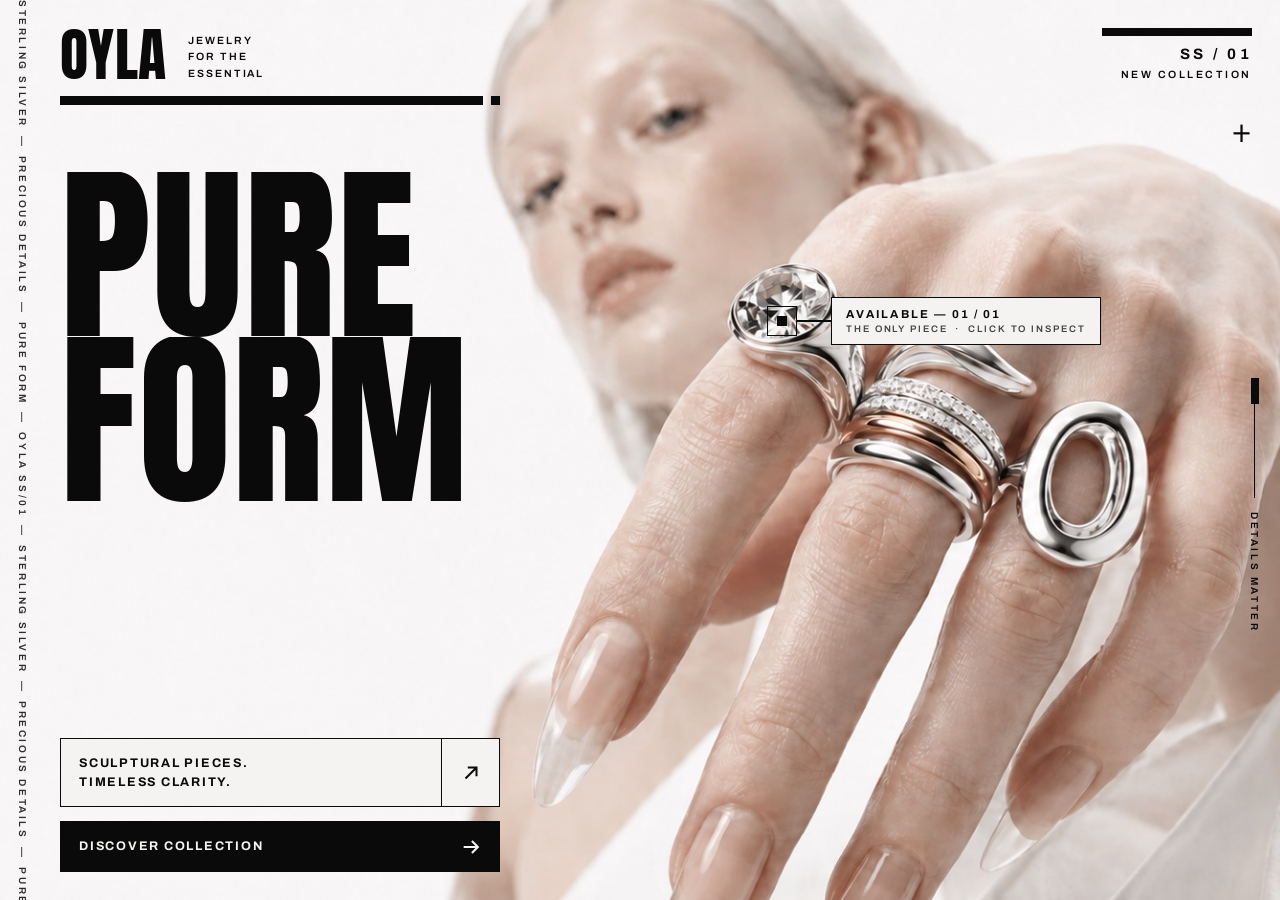
<file: index.html>
<!DOCTYPE html>
<html lang="en">
<head>
<meta charset="utf-8">
<meta name="viewport" content="width=device-width, initial-scale=1, viewport-fit=cover">
<meta name="theme-color" content="#0A0A0A">
<title>OYLA — Pure Form · SS/01</title>
<link rel="icon" href="data:image/svg+xml,%3Csvg xmlns='http://www.w3.org/2000/svg' viewBox='0 0 16 16'%3E%3Crect width='16' height='16' fill='%230A0A0A'/%3E%3C/svg%3E">
<link rel="preconnect" href="https://fonts.googleapis.com">
<link rel="preconnect" href="https://fonts.gstatic.com" crossorigin>
<link href="https://fonts.googleapis.com/css2?family=Anton&family=Archivo:wght@400;500;600;700&display=swap" rel="stylesheet">
<link rel="stylesheet" href="style.css?v=5">
</head>
<body data-state="loading">

<!-- ============ LOADER ============ -->
<div id="loader" aria-hidden="true">
  <div class="loader-mark">
    <span class="ghost">OYLA</span>
    <span class="fill" id="loader-fill">OYLA</span>
  </div>
  <div class="loader-meta">
    <span class="loader-note">LOADING — SS/01 COLLECTION</span>
    <span class="loader-pct"><b id="loader-pct">00</b> %</span>
  </div>
</div>

<!-- ============ MEDIA STACK ============ -->
<div id="media">
  <img  id="still-hero"    class="media-layer" decoding="async" alt="">
  <img  id="still-macro"   class="media-layer" decoding="async" alt="">
  <img  id="still-product" class="media-layer" decoding="async" alt="">
  <video id="v1" class="media-layer" muted playsinline preload="auto" disableremoteplayback></video>
  <video id="v2" class="media-layer" muted playsinline preload="auto" disableremoteplayback></video>
  <video id="v3" class="media-layer" muted playsinline preload="auto" disableremoteplayback></video>
</div>

<div id="vprogress"></div>

<!-- ============ PERSISTENT CHROME ============ -->
<header id="chrome">
  <div class="brand ui-el" style="--d:0s">
    <div class="brand-row">
      <span class="brand-name" aria-label="OYLA"><b style="--i:0">O</b><b style="--i:1">Y</b><b style="--i:2">L</b><b style="--i:3">A</b></span>
      <span class="brand-tag">JEWELRY<br>FOR&nbsp;THE<br>ESSENTIAL</span>
    </div>
    <div class="brand-bar"><span style="--d:.12s"></span><i style="--d:.32s"></i></div>
  </div>

  <div class="corner-tr ui-el" style="--d:.06s">
    <div class="ss">
      <span class="ss-bar" style="--d:.16s"></span>
      <b>SS&nbsp;/&nbsp;01</b>
      <span class="ss-sub">NEW COLLECTION</span>
    </div>
    <div class="plus">+</div>
  </div>

  <div class="ticker ui-el" style="--d:.14s" aria-hidden="true">
    <div class="ticker-track"><span id="tk-a"></span><span id="tk-b"></span></div>
  </div>

  <div class="rail-right ui-el" style="--d:.18s">
    <span class="scan"><i class="scan-track"></i><i class="scan-block"></i></span>
    <span class="rail-text">DETAILS&nbsp;MATTER</span>
  </div>
</header>

<!-- ============ HERO ============ -->
<section id="ui-hero">
  <h1 class="display" aria-label="Pure Form">
    <span class="line"><span class="lw" style="--lb:0s"><b style="--i:0">P</b><b style="--i:1">U</b><b style="--i:2">R</b><b style="--i:3">E</b></span></span>
    <span class="line"><span class="lw" style="--lb:.1s"><b style="--i:0">F</b><b style="--i:1">O</b><b style="--i:2">R</b><b style="--i:3">M</b></span></span>
  </h1>
  <div class="hero-cta">
    <div class="box tag-box sweep" style="--d:.2s">
      <span>SCULPTURAL PIECES.<br>TIMELESS CLARITY.</span>
      <em class="cell" aria-hidden="true">
        <svg viewBox="0 0 24 24"><path d="M6 18 18 6M8.5 6H18v9.5" fill="none" stroke="currentColor" stroke-width="2.2"/></svg>
      </em>
    </div>
    <button class="box btn sweep" id="btn-discover" style="--d:.28s">
      <span>DISCOVER COLLECTION</span>
      <em class="cell" aria-hidden="true">
        <svg viewBox="0 0 24 24"><path d="M4 12h15M13 5.5 19.5 12 13 18.5" fill="none" stroke="currentColor" stroke-width="2.2"/></svg>
      </em>
    </button>
  </div>
</section>

<!-- ============ AVAILABILITY INDICATOR ============ -->
<button id="indicator" aria-label="The only available piece — inspect">
  <span class="ind-core">
    <i></i><u class="ring r1"></u><u class="ring r2"></u>
  </span>
  <span class="ind-line"></span>
  <span class="ind-label">
    <b>AVAILABLE — 01&nbsp;/&nbsp;01</b>
    <span>THE ONLY PIECE&nbsp;&nbsp;·&nbsp;&nbsp;CLICK TO INSPECT</span>
  </span>
</button>

<!-- ============ MACRO ============ -->
<section id="ui-macro">
  <div class="callout ui-el" id="co-stone" style="--d:.05s">
    <span class="co-core"></span><span class="co-line"></span>
    <span class="co-label"><b>STONE</b><span>ROUND FACETED — CLEAR</span></span>
  </div>
  <div class="callout ui-el" id="co-material" style="--d:.15s">
    <span class="co-core"></span><span class="co-line"></span>
    <span class="co-label"><b>MATERIAL</b><span>STERLING SILVER · 925</span></span>
  </div>
  <div class="callout ui-el" id="co-finish" style="--d:.25s">
    <span class="co-core"></span><span class="co-line"></span>
    <span class="co-label"><b>FINISH</b><span>HIGH POLISH</span></span>
  </div>
  <button class="box btn cap-cta sweep" id="btn-open" style="--d:.32s">
    <span>OPEN THE PIECE</span>
    <em class="cell" aria-hidden="true">
      <svg viewBox="0 0 24 24"><path d="M4 12h15M13 5.5 19.5 12 13 18.5" fill="none" stroke="currentColor" stroke-width="2.2"/></svg>
    </em>
  </button>
</section>

<!-- ============ PRODUCT ============ -->
<section id="ui-product">
  <h2 class="display-sm" aria-label="Pure Form">
    <span class="line"><span class="lw" style="--lb:0s"><b style="--i:0">P</b><b style="--i:1">U</b><b style="--i:2">R</b><b style="--i:3">E</b></span></span>
    <span class="line"><span class="lw" style="--lb:.08s"><b style="--i:0">F</b><b style="--i:1">O</b><b style="--i:2">R</b><b style="--i:3">M</b></span></span>
  </h2>

  <div class="box tag-box sweep" style="--d:.14s">
    <span>SCULPTURAL STATEMENT RING</span>
    <em class="cell" aria-hidden="true">
      <svg viewBox="0 0 24 24"><path d="M6 18 18 6M8.5 6H18v9.5" fill="none" stroke="currentColor" stroke-width="2.2"/></svg>
    </em>
  </div>

  <div class="edition ui-el" style="--d:.22s">
    <span class="ed-dot"></span>EDITION 1&nbsp;/&nbsp;1&nbsp;&nbsp;—&nbsp;&nbsp;AVAILABLE NOW
  </div>

  <ul class="specs">
    <li class="ui-el" style="--d:.28s">
      <button class="spec-head" aria-expanded="false">
        <i></i><b>STERLING SILVER · 925</b><em>+</em>
      </button>
      <div class="spec-body"><p>Solid cast in one pour. No plating, no hollow shell — weight you can feel.</p></div>
    </li>
    <li class="ui-el" style="--d:.34s">
      <button class="spec-head" aria-expanded="false">
        <i></i><b>ROUND FACETED CLEAR STONE</b><em>+</em>
      </button>
      <div class="spec-body"><p>Bezel-set crystal, cut deep to hold hard light from every angle.</p></div>
    </li>
    <li class="ui-el" style="--d:.4s">
      <button class="spec-head" aria-expanded="false">
        <i></i><b>HIGH POLISH FINISH</b><em>+</em>
      </button>
      <div class="spec-body"><p>Mirror-buffed by hand to a liquid, glass-white shine.</p></div>
    </li>
    <li class="ui-el" style="--d:.46s">
      <button class="spec-head" aria-expanded="false">
        <i></i><b>MODERN SCULPTURAL DESIGN</b><em>+</em>
      </button>
      <div class="spec-body"><p>One continuous volume — the O of OYLA, cast in metal.</p></div>
    </li>
  </ul>

  <button class="box btn sweep" id="btn-details" style="--d:.54s">
    <span>DISCOVER DETAILS</span>
    <em class="cell" aria-hidden="true">
      <svg viewBox="0 0 24 24"><path d="M4 12h15M13 5.5 19.5 12 13 18.5" fill="none" stroke="currentColor" stroke-width="2.2"/></svg>
    </em>
  </button>

  <button id="btn-back" class="ui-el" style="--d:.62s">←&nbsp;&nbsp;BACK TO CAMPAIGN</button>
</section>

<!-- ============ SKIP ============ -->
<button id="skip">SKIP INTRO —</button>

<!-- ============ CURSOR ============ -->
<div id="cursor" aria-hidden="true"></div>
<div id="cursor-label" aria-hidden="true"></div>

<script src="app.js?v=5"></script>
</body>
</html>
</file>
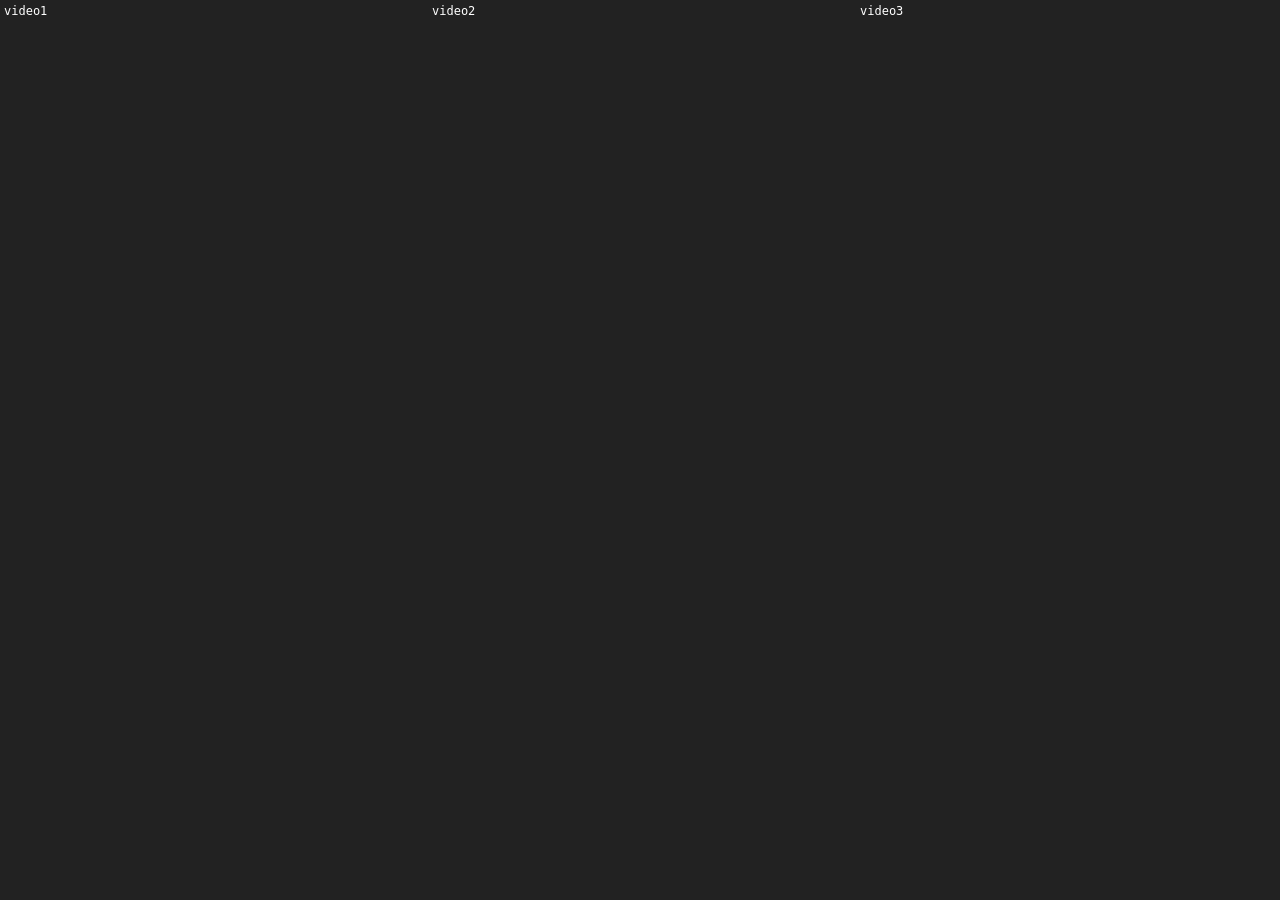
<file: inspect.html>
<!DOCTYPE html>
<html><head><meta charset="utf-8"><style>
body{margin:0;background:#222;display:grid;grid-template-columns:1fr 1fr 1fr;gap:4px}
figure{margin:0}video{width:100%;display:block}
figcaption{color:#fff;font:12px monospace;padding:4px}
</style></head><body>
<figure><figcaption>video1</figcaption><video id="v1" src="assets/video1.mp4" muted preload="auto"></video></figure>
<figure><figcaption>video2</figcaption><video id="v2" src="assets/video2.mp4" muted preload="auto"></video></figure>
<figure><figcaption>video3</figcaption><video id="v3" src="assets/video3.mp4" muted preload="auto"></video></figure>
<script>
function seekAll(t){ ['v1','v2','v3'].forEach(function(id){
  var v=document.getElementById(id);
  v.currentTime = t < 0 ? Math.max(0, v.duration + t) : t;
});}
</script>
</body></html>
</file>
<file: style.css>
/* ============================================================
   OYLA — PURE FORM · SS/01
   Brutalist campaign site. White field, black ink, Druk-style
   display (Anton), Archivo utility labels.
   ============================================================ */

:root{
  --ink:#0A0A0A;
  --paper:#F5F3F1;
  --hair:1.5px solid var(--ink);
  --easing:cubic-bezier(.16,1,.3,1);
  --pad:28px;
  --padl:60px;               /* left offset: leaves a gutter for the ticker */
  --col:min(440px, 40vw);
}

*{ margin:0; padding:0; box-sizing:border-box; }

html,body{ height:100%; }

body{
  background:var(--paper);
  color:var(--ink);
  font-family:"Archivo", "Helvetica Neue", sans-serif;
  overflow:hidden;
  -webkit-font-smoothing:antialiased;
  user-select:none;
}

@media (pointer:fine){
  body{ cursor:none; }
  body a, body button{ cursor:none; }
}

button{
  font:inherit; color:inherit; background:none; border:none;
  text-align:left;
}

/* ============ MEDIA STACK ============ */

#media{
  position:fixed; inset:0; z-index:0;
  transition:transform .9s var(--easing);
}
body[data-state="product"] #media{
  transform:scale(1.12) translateX(7%);
}

/* Layers SNAP on and FADE off: the incoming frame is always shown
   instantly under/over a matching frame, so cuts never flash. */
.media-layer{
  position:absolute; inset:0;
  width:100%; height:100%;
  object-fit:cover; object-position:50% 50%;
  opacity:0;
  transition:opacity .4s linear;
  /* sin will-change: la promoción a GPU pinta en blanco en Chromes
     con el proceso GPU dañado */
}
.media-layer.on{ opacity:1; transition:none; }

#still-hero{ z-index:1; }
#still-macro{ z-index:2; }
#still-product{ z-index:3; }
#v1{ z-index:4; }
#v2{ z-index:5; }
#v3{ z-index:6; }

body[data-state="intro"] #v1{
  animation:v1zoom .8s cubic-bezier(.3,.1,.25,1) forwards;
}
@keyframes v1zoom{
  from{ transform:scale(1.07); }
  to{ transform:scale(1); }
}

/* ============ VIDEO PROGRESS HAIRLINE ============ */

#vprogress{
  position:fixed; top:0; left:0; z-index:40;
  width:100%; height:3px;
  background:var(--ink);
  transform:scaleX(0); transform-origin:0 0;
  opacity:0; transition:opacity .2s;
}
body[data-state="intro"] #vprogress,
body[data-state="macro-playing"] #vprogress,
body[data-state="reveal-playing"] #vprogress{ opacity:1; }

/* ============ SHARED REVEAL PRIMITIVES ============ */

/* fade-up block */
.ui-el{
  opacity:0;
  transform:translateY(22px);
  transition:opacity .3s var(--easing), transform .45s var(--easing);
  transition-delay:0s;
  pointer-events:none;
}
.show .ui-el{
  opacity:1;
  transform:translateY(0);
  transition-delay:var(--d, 0s);
  pointer-events:auto;
}

/* boxed rows sweep in from the left */
.sweep{
  clip-path:inset(-2px 101% -2px -2px);
  transition:clip-path .45s var(--easing);
  transition-delay:0s;
  pointer-events:none;
}
.show .sweep{
  clip-path:inset(-2px -2px -2px -2px);
  transition-delay:var(--d, 0s);
  pointer-events:auto;
}
.sweep .cell svg{
  opacity:0; transform:translateX(-12px);
  transition:opacity .25s var(--easing), transform .35s var(--easing);
}
.show .sweep .cell svg{
  opacity:1; transform:translateX(0);
  transition-delay:calc(var(--d, 0s) + .22s);
}

/* per-letter display reveal */
.line{ display:block; overflow:hidden; }
.lw{ display:inline-block; white-space:nowrap; }
.lw b{
  display:inline-block;
  font-weight:400;
  transform:translateY(118%) rotate(5deg);
  transform-origin:0 100%;
  transition:transform .5s var(--easing);
  transition-delay:0s;
  will-change:transform;
}
.show .lw b{
  transform:translateY(0) rotate(0deg);
  transition-delay:calc(var(--lb, 0s) + var(--i, 0) * .04s);
}

/* ============ LOADER ============ */

#loader{
  position:fixed; inset:0; z-index:100;
  background:var(--ink);
  display:flex; flex-direction:column;
  align-items:center; justify-content:center;
  transition:transform .55s var(--easing);
}
body:not([data-state="loading"]) #loader{
  transform:translateY(-101%);
}

.loader-mark{
  position:relative;
  font-family:"Anton", sans-serif;
  font-size:min(30vw, 34vh);
  line-height:1;
  letter-spacing:.01em;
}
.loader-mark .ghost{
  color:transparent;
  -webkit-text-stroke:1.5px rgba(245,243,241,.4);
}
.loader-mark .fill{
  position:absolute; inset:0;
  color:var(--paper);
  clip-path:inset(0 100% 0 0);
}

.loader-meta{
  position:fixed; left:var(--pad); right:var(--pad); bottom:var(--pad);
  display:flex; justify-content:space-between; align-items:baseline;
  color:var(--paper);
  font-size:11px; font-weight:600; letter-spacing:.22em;
}
.loader-pct b{
  font-family:"Anton", sans-serif;
  font-size:34px; font-weight:400; letter-spacing:.02em;
  margin-right:6px;
}

/* ============ CHROME ============ */

#chrome{ position:fixed; inset:0; z-index:20; pointer-events:none; }
#chrome .ui-el{ pointer-events:none !important; }
#chrome{ visibility:hidden; transition:visibility 0s .35s; }
#chrome.show{ visibility:visible; transition-delay:0s; }

.brand{
  position:absolute; top:var(--pad); left:var(--padl);
  width:var(--col);
}
.brand-row{ display:flex; align-items:flex-start; gap:22px; }

/* logo: letters rise in, and the whole mark breathes on hover */
.brand-name{
  font-family:"Anton", sans-serif;
  font-size:58px; line-height:.92;
  letter-spacing:.005em;
  overflow:hidden;
  display:inline-block;
}
.brand-name b{
  display:inline-block; font-weight:400;
  transform:translateY(115%);
  transition:transform .45s var(--easing);
  transition-delay:0s;
}
.show .brand-name b{
  transform:translateY(0);
  transition-delay:calc(.05s + var(--i, 0) * .05s);
}
.brand-name b{ animation:logoIdle 7s var(--easing) infinite; animation-delay:calc(3s + var(--i) * .07s); }
@keyframes logoIdle{
  0%, 90%, 100%{ translate:0 0; }
  93%{ translate:0 -9%; }
  96%{ translate:0 0; }
}

.brand-tag{
  padding-top:5px;
  font-size:10.5px; font-weight:600;
  letter-spacing:.18em; line-height:1.55;
}

.brand-bar{
  margin-top:14px;
  display:flex; align-items:center; gap:8px;
}
.brand-bar span{
  position:relative; overflow:hidden;
  height:9px; flex:1; background:var(--ink);
  transform:scaleX(0); transform-origin:0 50%;
  transition:transform .5s var(--easing) 0s;
}
.show .brand-bar span{ transform:scaleX(1); transition-delay:var(--d,0s); }
.brand-bar span::after{
  content:""; position:absolute; top:0; bottom:0; width:16px;
  background:var(--paper);
  left:-18px;
  animation:barSweep 3.8s cubic-bezier(.6,0,.3,1) infinite;
  animation-delay:1.6s;
}
@keyframes barSweep{
  0%{ left:-18px; }
  55%, 100%{ left:102%; }
}
.brand-bar i{
  width:9px; height:9px; background:var(--ink); flex:none;
  transform:scale(0);
  transition:transform .25s var(--easing) 0s;
}
.show .brand-bar i{ transform:scale(1); transition-delay:var(--d,0s); }

.corner-tr{
  position:absolute; top:var(--pad); right:var(--pad);
  text-align:right;
}
.ss-bar{
  display:block; height:8px; width:150px; background:var(--ink);
  margin:0 0 10px auto;
  transform:scaleX(0); transform-origin:100% 50%;
  transition:transform .5s var(--easing) 0s;
}
.show .ss-bar{ transform:scaleX(1); transition-delay:var(--d,0s); }
.ss b{
  display:block;
  font-size:15px; font-weight:700; letter-spacing:.22em;
}
.ss-sub{
  display:block; margin-top:7px;
  font-size:10.5px; font-weight:600; letter-spacing:.24em;
}
.plus{
  margin-top:34px;
  font-size:34px; font-weight:300; line-height:1;
  animation:plusSpin 7s var(--easing) infinite;
  animation-delay:5s;
  display:inline-block;
}
@keyframes plusSpin{
  0%, 86%, 100%{ rotate:0deg; }
  93%{ rotate:90deg; }
}

/* endless vertical ticker in its own left gutter */
.ticker{
  position:absolute; left:14px; top:0; bottom:0;
  width:14px; overflow:hidden;
}
.ticker-track{
  display:flex; flex-direction:column;
  animation:tickerUp 110s linear infinite;
  will-change:transform;
}
.ticker-track span{
  writing-mode:vertical-rl;
  font-size:10px; font-weight:600; letter-spacing:.26em;
  white-space:nowrap;
  opacity:.85;
}
@keyframes tickerUp{
  to{ transform:translateY(-50%); }
}

/* right rail: scanner block runs along a hairline track */
.rail-right{
  position:absolute; right:calc(var(--pad) - 8px); top:42%;
  display:flex; flex-direction:column; align-items:center; gap:14px;
}
.scan{
  position:relative;
  width:8px; height:120px;
}
.scan-track{
  position:absolute; left:50%; top:0; bottom:0;
  width:1.5px; margin-left:-.75px;
  background:var(--ink);
}
.scan-block{
  position:absolute; left:0; top:0;
  width:8px; height:26px;
  background:var(--ink);
  animation:scanRun 2.6s cubic-bezier(.45,0,.55,1) infinite alternate;
}
@keyframes scanRun{
  from{ top:0; }
  to{ top:94px; }
}
.rail-text{
  writing-mode:vertical-rl;
  font-size:10px; font-weight:600; letter-spacing:.26em;
  white-space:nowrap;
}

/* ============ HERO ============ */

#ui-hero{
  position:fixed; inset:0; z-index:21;
  pointer-events:none;
  visibility:hidden; transition:visibility 0s .35s;
}
#ui-hero.show{ visibility:visible; transition-delay:0s; }

#ui-hero .display{
  position:absolute; left:var(--padl); top:172px;
  font-family:"Anton", sans-serif;
  font-weight:400;
  font-size:min(23.5vh, 15vw);
  line-height:.86;
  letter-spacing:.005em;
}

.hero-cta{
  position:absolute; left:var(--padl); bottom:var(--pad);
  width:var(--col);
  display:flex; flex-direction:column; gap:14px;
}

/* boxed rows (shared hero/product) */
.box{
  display:flex; align-items:stretch;
  border:var(--hair);
  background:var(--paper);
  width:100%;
}
.box > span{
  flex:1;
  padding:15px 18px;
  font-size:12.5px; font-weight:700; letter-spacing:.14em;
  line-height:1.5;
  display:flex; align-items:center;
}
.box .cell{
  flex:none; width:58px;
  display:flex; align-items:center; justify-content:center;
  border-left:var(--hair);
}
.box .cell svg{ width:22px; height:22px; }

.btn{
  background:var(--ink); color:var(--paper);
  transition:background .3s var(--easing), color .3s var(--easing);
}
.btn:hover{ background:var(--paper); color:var(--ink); }
.btn:hover .cell svg{ transform:translateX(5px); }
.btn:focus-visible{ outline:3px solid var(--ink); outline-offset:3px; }

.tag-box:hover .cell svg{ transform:translate(3px,-3px); }

/* ============ INDICATOR ============ */

#indicator{
  position:fixed; z-index:25;
  display:flex; align-items:center;
  opacity:0; pointer-events:none;
  transition:opacity .4s var(--easing) .4s;
}
body.show-indicator #indicator{
  opacity:1; pointer-events:auto;
}
body:not(.show-indicator) #indicator{ transition-delay:0s; transition-duration:.18s; }

.ind-core{
  position:relative; width:14px; height:14px; flex:none;
}
.ind-core i{
  position:absolute; inset:2px;
  background:var(--ink);
}
.ind-core .ring{
  position:absolute; inset:-8px;
  border:1.5px solid var(--ink);
  animation:pulse 2.4s var(--easing) infinite;
}
.ind-core .r2{ animation-delay:1.2s; }
@keyframes pulse{
  0%{ transform:scale(.55); opacity:1; }
  100%{ transform:scale(2.4); opacity:0; }
}

.ind-line{
  width:34px; height:1.5px; background:var(--ink); flex:none;
  margin-left:8px;
  transform:scaleX(0); transform-origin:0 50%;
  transition:transform .35s var(--easing) 0s;
}
body.show-indicator .ind-line{ transform:scaleX(1); transition-delay:.6s; }

.ind-label{
  border:var(--hair);
  background:var(--paper);
  padding:10px 14px;
  white-space:nowrap;
  transition:background .3s, color .3s;
}
.ind-label b{
  display:block;
  font-size:11.5px; font-weight:700; letter-spacing:.18em;
}
.ind-label span{
  display:block; margin-top:4px;
  font-size:9.5px; font-weight:600; letter-spacing:.2em;
  opacity:.75;
}
#indicator:hover .ind-label{ background:var(--ink); color:var(--paper); }
#indicator:focus-visible .ind-label{ outline:3px solid var(--ink); outline-offset:3px; }

/* ============ MACRO ============ */

#ui-macro{
  position:fixed; inset:0; z-index:22;
  pointer-events:none;
  visibility:hidden; transition:visibility 0s .35s;
}
#ui-macro.show{ visibility:visible; transition-delay:0s; }

/* spec callouts anchored to the ring (same language as the indicator) */
.callout{
  position:fixed;
  display:flex; align-items:center;
}
.callout .co-core{
  width:8px; height:8px; background:var(--ink); flex:none;
}
.callout .co-line{
  width:26px; height:1.5px; background:var(--ink); flex:none;
  transform:scaleX(0); transform-origin:0 50%;
  transition:transform .3s var(--easing) 0s;
}
.show .callout .co-line{ transform:scaleX(1); transition-delay:calc(var(--d,0s) + .15s); }
.callout .co-label{
  border:var(--hair);
  background:var(--paper);
  padding:8px 12px;
  white-space:nowrap;
}
.callout .co-label b{
  display:block;
  font-size:9px; font-weight:700; letter-spacing:.26em;
  opacity:.55;
}
.callout .co-label span{
  display:block; margin-top:3px;
  font-size:11px; font-weight:700; letter-spacing:.16em;
}
.callout.flip{ flex-direction:row-reverse; }
.callout.flip .co-line{ transform-origin:100% 50%; }

.cap-cta{
  position:absolute; right:var(--pad); bottom:var(--pad);
  width:min(340px, 80vw);
}

/* ============ PRODUCT ============ */

#ui-product{
  position:fixed; z-index:21;
  left:var(--padl); top:168px; bottom:var(--pad);
  width:var(--col);
  display:flex; flex-direction:column;
  overflow-y:auto; overflow-x:hidden;
  scrollbar-width:none;
  visibility:hidden; transition:visibility 0s .35s;
  pointer-events:none;
}
#ui-product::-webkit-scrollbar{ display:none; }
#ui-product.show{ visibility:visible; transition-delay:0s; }

#ui-product .display-sm{
  font-family:"Anton", sans-serif;
  font-weight:400;
  font-size:min(13.5vh, 9vw);
  line-height:.86;
  letter-spacing:.005em;
  margin-bottom:auto;
}

#ui-product .tag-box > span{ padding:13px 16px; font-size:12px; }

.edition{
  display:flex; align-items:center; gap:12px;
  margin-top:14px;
  font-size:10.5px; font-weight:700; letter-spacing:.2em;
}
.ed-dot{
  position:relative;
  width:8px; height:8px; background:var(--ink); flex:none;
}
.ed-dot::after{
  content:""; position:absolute; inset:-5px;
  border:1.5px solid var(--ink);
  animation:pulse 2.2s var(--easing) infinite;
}

/* accordion specs: closed rows, expand for detail */
.specs{
  list-style:none;
  margin:14px 0 16px;
}
.specs li{
  position:relative;
}
.specs li::before{
  content:""; position:absolute; top:0; left:0; right:0; height:1.5px;
  background:var(--ink);
  transform:scaleX(0); transform-origin:0 50%;
  transition:transform .5s var(--easing) 0s;
}
.show .specs li::before{ transform:scaleX(1); transition-delay:var(--d,0s); }
.specs li:last-child::after{
  content:""; position:absolute; bottom:0; left:0; right:0; height:1.5px;
  background:var(--ink);
  transform:scaleX(0); transform-origin:0 50%;
  transition:transform .5s var(--easing) 0s;
}
.show .specs li:last-child::after{ transform:scaleX(1); transition-delay:calc(var(--d,0s) + .08s); }

.spec-head{
  display:flex; align-items:center; gap:12px;
  width:100%;
  padding:12px 10px;
  font-size:11.5px; font-weight:700; letter-spacing:.16em;
  transition:background .25s, color .25s;
}
.spec-head i{
  width:8px; height:8px; background:var(--ink); flex:none;
  transition:background .25s, rotate .35s var(--easing);
}
.spec-head b{ flex:1; font-weight:700; }
.spec-head em{
  font-style:normal;
  font-size:16px; font-weight:500; line-height:1;
  transition:rotate .35s var(--easing);
}
.spec-head:focus-visible{ outline:3px solid var(--ink); outline-offset:-3px; }

.spec-body{
  display:grid; grid-template-rows:0fr;
  transition:grid-template-rows .4s var(--easing);
}
.spec-body > p{
  overflow:hidden;
  margin:0 10px 0 30px;
  font-size:10.5px; font-weight:500; letter-spacing:.06em;
  line-height:1.6;
  opacity:0;
  transition:opacity .3s var(--easing), padding .4s var(--easing);
}

.specs li:hover .spec-head{ background:var(--ink); color:var(--paper); }
.specs li:hover .spec-head i{ background:var(--paper); }

.specs li.open .spec-head{ background:var(--ink); color:var(--paper); }
.specs li.open .spec-head i{ background:var(--paper); rotate:45deg; }
.specs li.open .spec-head em{ rotate:45deg; }
.specs li.open .spec-body{ grid-template-rows:1fr; }
.specs li.open{ background:var(--ink); color:var(--paper); }
.specs li.open .spec-body > p{ opacity:.85; padding-bottom:12px; }

#btn-back{
  margin-top:16px;
  font-size:10.5px; font-weight:700; letter-spacing:.22em;
  padding:6px 0;
  width:max-content;
  border-bottom:1.5px solid transparent;
  transition:border-color .3s;
}
#btn-back:hover{ border-bottom-color:var(--ink); }
#btn-back:focus-visible{ outline:3px solid var(--ink); outline-offset:3px; }

/* ============ SKIP ============ */

#skip{
  position:fixed; z-index:30;
  left:50%; bottom:var(--pad);
  transform:translateX(-50%);
  font-size:10.5px; font-weight:700; letter-spacing:.26em;
  padding:10px 16px;
  opacity:0; pointer-events:none;
  transition:opacity .3s var(--easing) .35s;
}
body[data-state="intro"] #skip{
  opacity:.85; pointer-events:auto;
}
#skip:hover{ opacity:1; }

/* ============ CURSOR ============ */

#cursor{
  position:fixed; z-index:200; top:0; left:0;
  width:12px; height:12px;
  background:#fff;
  mix-blend-mode:difference;
  pointer-events:none;
  transform:translate(-100px,-100px);
  transition:width .25s var(--easing), height .25s var(--easing);
}
#cursor.big{ width:34px; height:34px; }

#cursor-label{
  position:fixed; z-index:201; top:0; left:0;
  background:var(--ink); color:var(--paper);
  font-size:9.5px; font-weight:700; letter-spacing:.24em;
  padding:7px 10px 7px 12px;
  pointer-events:none;
  opacity:0;
  transform:translate(-100px,-100px);
  transition:opacity .25s;
}
#cursor-label.on{ opacity:1; }

@media (pointer:coarse){
  #cursor, #cursor-label{ display:none; }
}

/* ============ RESPONSIVE ============ */

/* mid laptops / tablets landscape */
@media (max-width:1200px){
  :root{ --col:min(400px, 44vw); }
}

/* short viewports (landscape phones, small laptops) */
@media (max-height:640px) and (min-width:901px){
  #ui-hero .display{ top:132px; font-size:min(21vh, 14vw); }
  #ui-product{ top:126px; }
  #ui-product .display-sm{ font-size:min(11vh, 8vw); }
  .brand-name{ font-size:46px; }
  .hero-cta{ gap:10px; }
  .box > span{ padding:11px 14px; }
}

/* tablets portrait / phones */
@media (max-width:900px){
  :root{ --pad:18px; --padl:18px; --col:calc(100vw - 36px); }

  .brand{ width:42vw; }
  .brand-name{ font-size:44px; }
  .brand-tag{ display:none; }

  .ticker, .rail-right{ display:none; }
  .plus{ display:none; }

  #ui-hero .display{ top:120px; font-size:min(17vh, 24vw); }
  .hero-cta{ width:calc(100vw - 36px); }

  #ui-product{ top:110px; }
  #ui-product .display-sm{ font-size:min(10vh, 17vw); }

  .callout .co-label span{ font-size:10px; }
  .ind-label span{ display:none; }

  .cap-cta{
    left:var(--pad); right:var(--pad);
    width:auto;
  }
}

/* small phones */
@media (max-width:560px){
  .brand-name{ font-size:38px; }
  .brand-bar{ margin-top:10px; }
  .ss b{ font-size:13px; }
  .ss-sub{ font-size:9.5px; }
  .ss-bar{ width:110px; }

  #ui-hero .display{ font-size:min(15vh, 26vw); }

  .box > span{ padding:12px 14px; font-size:11.5px; }
  .box .cell{ width:48px; }
  .box .cell svg{ width:18px; height:18px; }

  .spec-head{ padding:11px 8px; font-size:10.5px; }
  .spec-body > p{ margin-left:26px; font-size:10px; }
  .edition{ font-size:9.5px; }

  .callout .co-line{ width:16px; }
  .callout .co-label{ padding:6px 9px; }
  .callout .co-label b{ font-size:8px; }
  .callout .co-label span{ font-size:9px; }

  .ind-label{ padding:8px 10px; }
  .ind-label b{ font-size:10px; }
  .ind-line{ width:22px; }

  .loader-mark{ font-size:min(36vw, 30vh); }
}

/* ============ REDUCED MOTION ============ */

@media (prefers-reduced-motion:reduce){
  *, *::before, *::after{
    animation-duration:.001s !important;
    transition-duration:.001s !important;
  }
}
</file>
